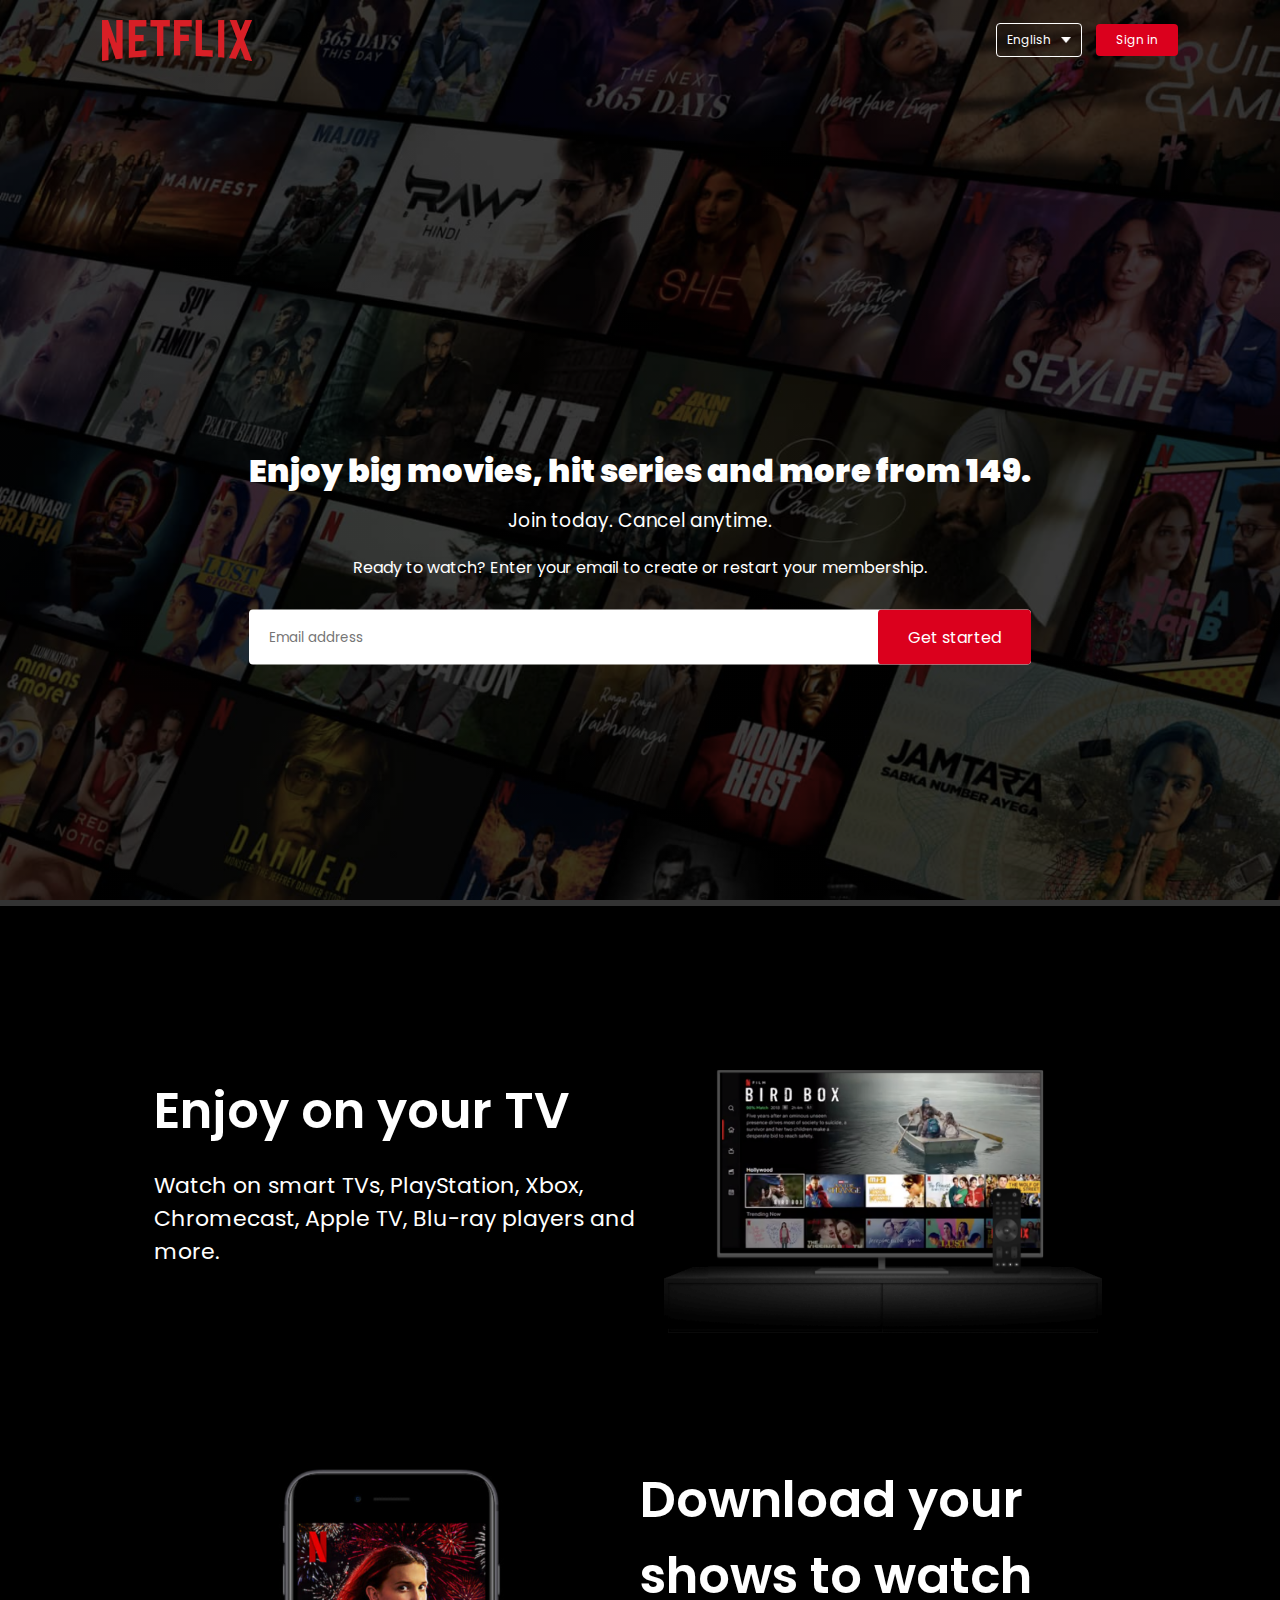
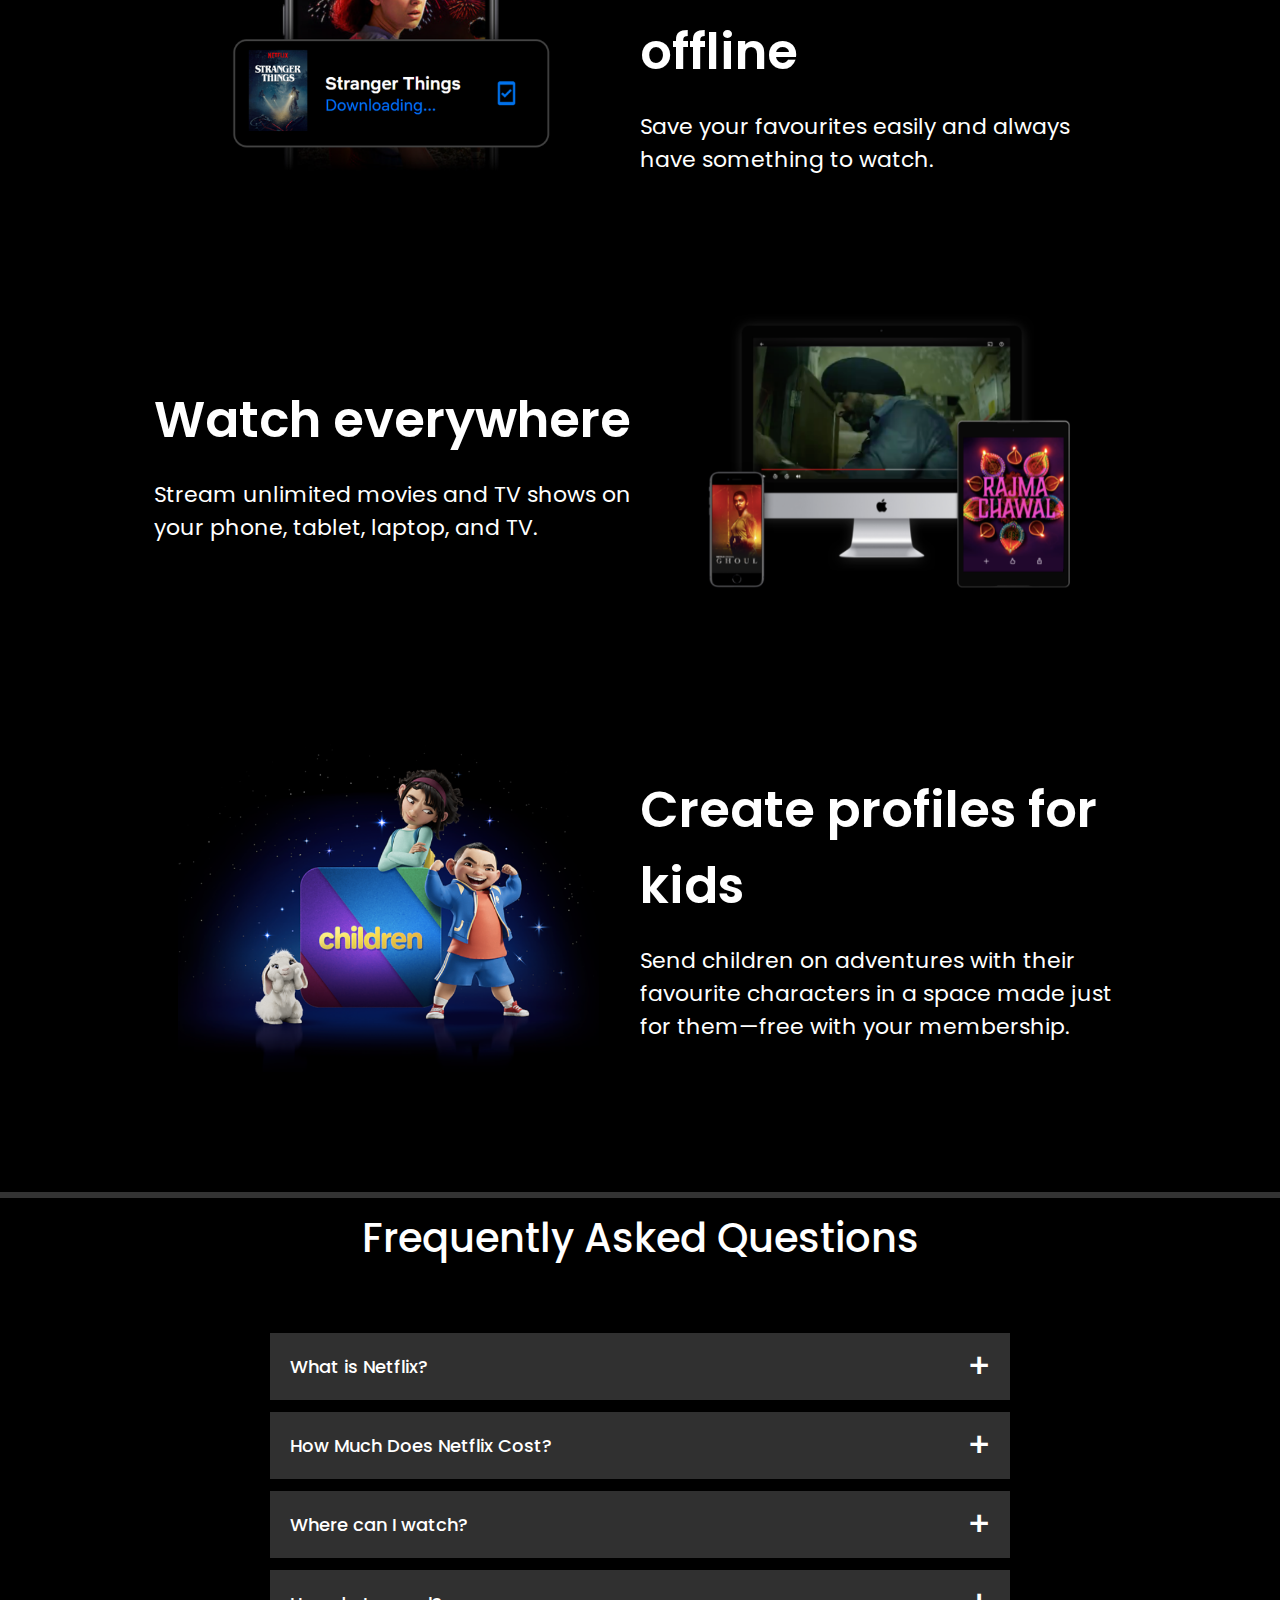
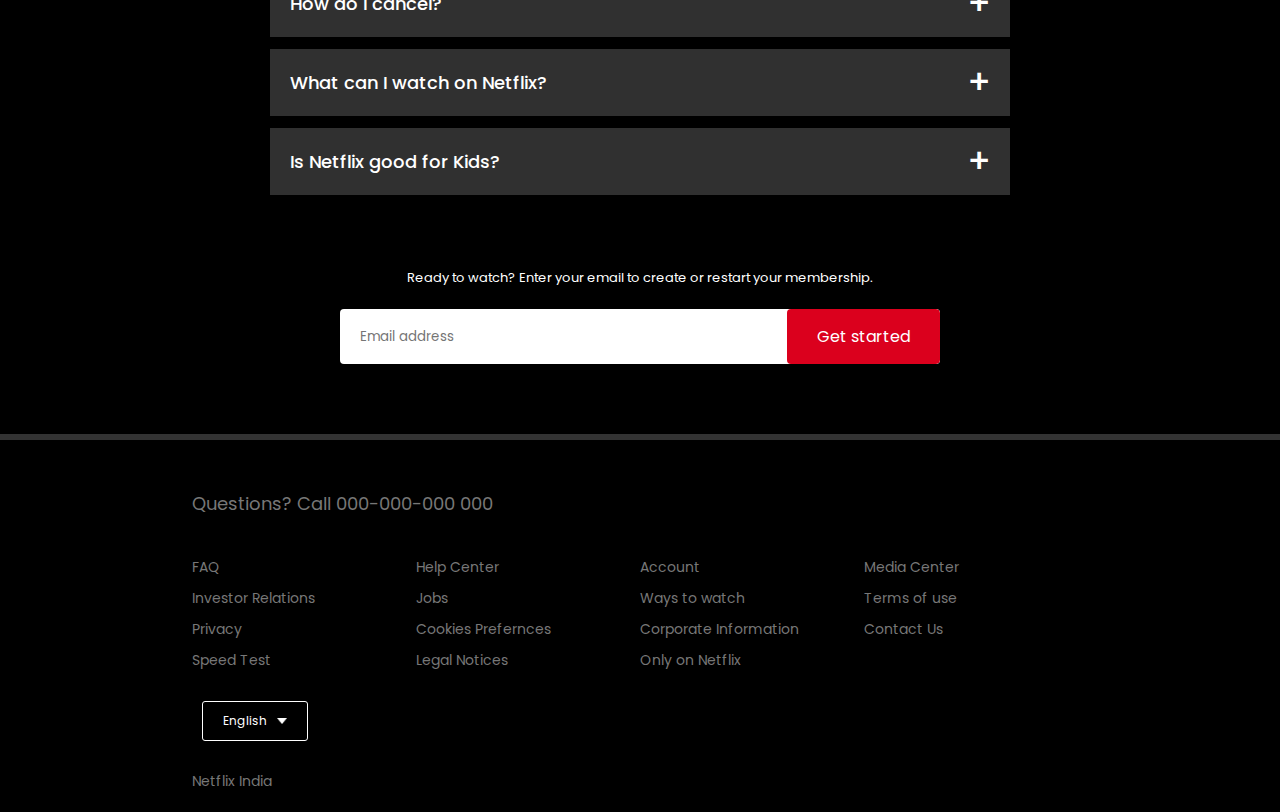
<file: index.html>
<!DOCTYPE html>
<html lang="en">
<head>
    <meta charset="UTF-8">
    <meta name="viewport" content="width=device-width, initial-scale=1.0">
    <link rel="stylesheet" href="style.css">
    <title>Netflix</title>
</head>
<body>
    <div class="header">
        <nav>
            <img src="images/logo.png" class="logo">
            <div>
                <button class="language-btn">English <img src="images/down-icon.png"></button>
                <a href="Signin.html"><button >Sign in</button></a>
            </div>
        </nav>
        <div class="header-content">
            <h1>Enjoy big movies, hit series and more from 149.</h1>
            <h3>Join today. Cancel anytime.</h3>
            <p>Ready to watch? Enter your email to create or restart your membership.</p>
            <form class="email-signup">
                <input type="email" placeholder="Email address" required>
                <button type="submit">Get started</button>
            </form>
        </div>
    </div>

    <div class="features">
        <div class="row">
            <div class="text-col">
                <h2>Enjoy on your TV</h2>
                <p>Watch on smart TVs, PlayStation, Xbox, Chromecast, Apple TV, Blu-ray players and more.</p>
            </div>
            <div class="img-col">
                <img src="images/feature-1.png">
            </div>
        </div>
        <div class="row">
            <div class="img-col">
                <img src="images/feature-2.png">
            </div>
            <div class="text-col">
                <h2>Download your shows to watch offline</h2>
                <p>Save your favourites easily and always have something to watch.</p>
            </div>

        </div>
        <div class="row">
            <div class="text-col">
                <h2>Watch everywhere</h2>
                <p>Stream unlimited movies and TV shows on your phone, tablet, laptop, and TV.</p>
            </div>
            
            <div class="img-col">
                <img src="images/feature-3.png">
            </div>
        </div>
        <div class="row">
            <div class="img-col">
                <img src="images/feature-4.png">
            </div>
            <div class="text-col">
                <h2>Create profiles for kids</h2>
                <p>Send children on adventures with their favourite characters in a space made just for them—free with your membership.</p>
            </div> 
        </div>
    </div>
    <div class="faq">
        <h2>Frequently Asked Questions</h2>
        <ul class="accordion">
            <li>
                <input type="radio" name="accordion" id="first">
                <label for="first">What is Netflix?</label>
            <div class="content">
                <p>Netflix is a streaming service that offers a wide variety of award-winning TV shows, movies, anime, documentaries and more – on thousands of internet-connected devices.

                    You can watch as much as you want, whenever you want, without a single ad – all for one low monthly price. There's always something new to discover, and new TV shows and movies are added every week!
                </p>
            </div>
            </li>
            <li>
                <input type="radio" name="accordion" id="Second">
                <label for="Second">How Much Does Netflix Cost?</label>
            <div class="content">
                <p>Watch Netflix on your smartphone, tablet, Smart TV, laptop, or streaming device, all for one fixed monthly fee. Plans range from ₹149 to ₹649 a month. No extra costs, no contracts.</p>
            </div>
            
            </li>
            <li>
                <input type="radio" name="accordion" id="third">
                <label for="third">Where can I watch?</label>
            <div class="content">
                <p>Watch anywhere, anytime. Sign in with your Netflix account to watch instantly on the web at netflix.com from your personal computer or on any internet-connected device that offers the Netflix app, including smart TVs, smartphones, tablets, streaming media players and game consoles.

                    You can also download your favourite shows with the iOS, Android, or Windows 10 app. Use downloads to watch while you're on the go and without an internet connection. Take Netflix with you anywhere.</p>

            </div>
            </li>
            <li>
                <input type="radio" name="accordion" id="fourth">
                <label for="fourth">How do I cancel?</label>
            <div class="content">
                <p>Netflix is flexible. There are no annoying contracts and no commitments. You can easily cancel your account online in two clicks. There are no cancellation fees – start or stop your account anytime.</p>
            </div>
            </li>
            <li>
                <input type="radio" name="accordion" id="fifth">
                <label for="fifth">What can I watch on Netflix?</label>
            <div class="content">
                <p>Netflix has an extensive library of feature films, documentaries, TV shows, anime, award-winning Netflix originals, and more. Watch as much as you want, anytime you want.</p>
            </div>
            </li>
            <li>
                <input type="radio" name="accordion" id="six">
                <label for="six">Is Netflix good for Kids?</label>
            <div class="content">
                <p>The Netflix Kids experience is included in your membership to give parents control while kids enjoy family-friendly TV shows and films in their own space.

                    Kids profiles come with PIN-protected parental controls that let you restrict the maturity rating of content kids can watch and block specific titles you don’t want kids to see.</p>
            </div>
            </li>
        </ul>
        <small>Ready to watch? Enter your email to create or restart your membership.</small>
            <form class="email-signup">
                <input type="email" placeholder="Email address" required>
                <button type="submit">Get started</button>
            </form>
    </div>

    <div class="footer">
        <h2>Questions? Call 000-000-000 000</h2>
        <div class="row">
            <div class="col">
                <a href="#">FAQ</a>
                <a href="#">Investor Relations</a>
                <a href="#">Privacy</a>
                <a href="#">Speed Test</a>
            </div>
            <div class="col">
                <a href="#">Help Center</a>
                <a href="#">Jobs</a>
                <a href="#">Cookies Prefernces</a>
                <a href="#">Legal Notices</a>
            </div>
            <div class="col">
                <a href="#">Account</a>
                <a href="#">Ways to watch</a>
                <a href="#">Corporate Information</a>
                <a href="#">Only on Netflix</a>
            </div>
            <div class="col">
                <a href="#">Media Center</a>
                <a href="#">Terms of use</a>
                <a href="#">Contact Us</a>
            </div>
            
            <button class="language-btn">English <img src="images/down-icon.png"></button>
            
        </div>
        <p class="copyright-text">Netflix India</p>
    </div>

</body>
</html>
</file>
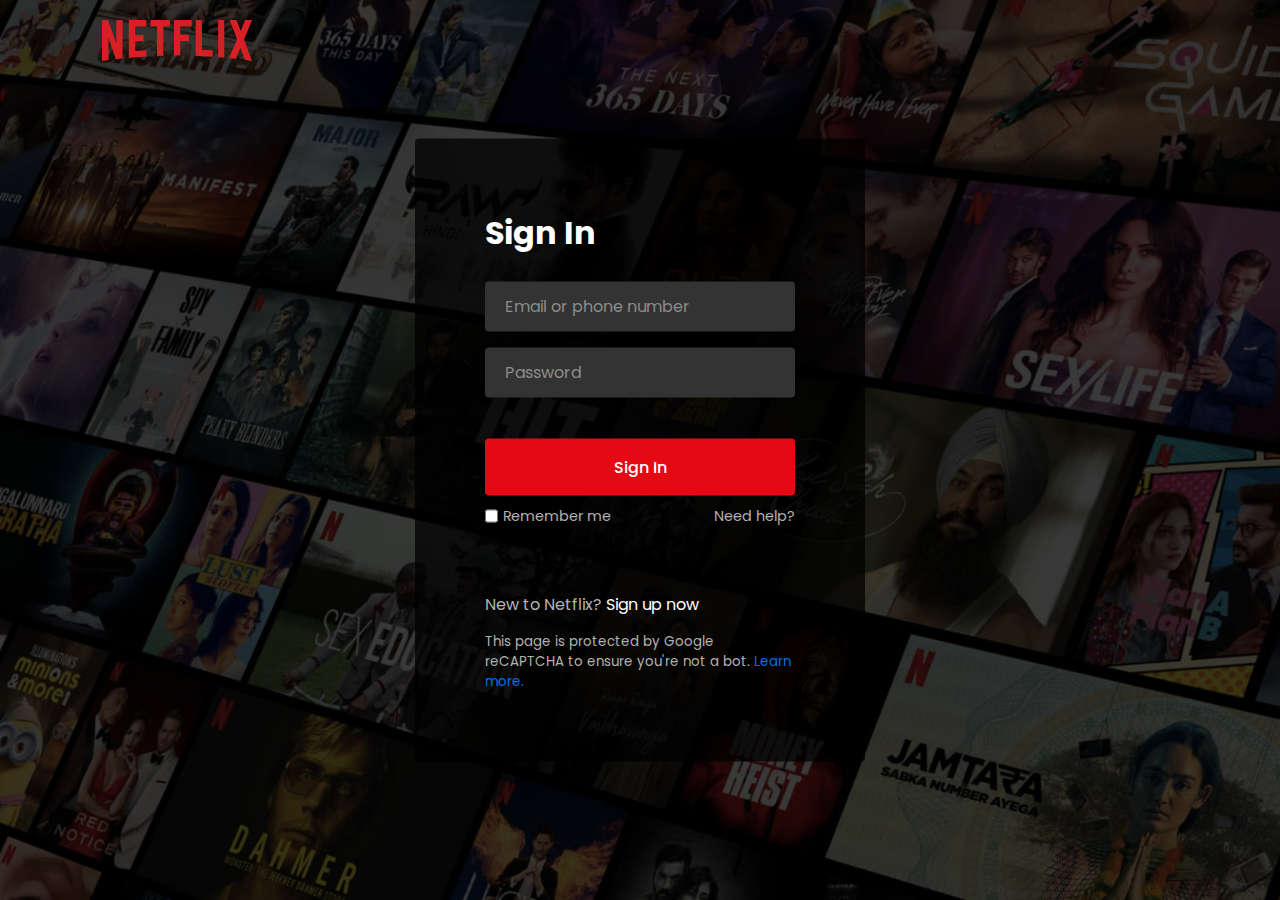
<file: Signin.html>
<!DOCTYPE html>
<html lang="en">
<head>
    <meta charset="UTF-8">
    <meta name="viewport" content="width", initial-scale="1.0">
    <link rel="stylesheet" href="signin.css">
    <title>Netflix</title>
</head>
<body>
    <div class="header">
        <nav>
            <img src="images/logo.png" class="logo">
        </nav>
    </div>
    <div class="form-wrapper">
        <h2>Sign In</h2>
        <form action="#">
            <div class="form-control">
                <input type="text" required>
                <label>Email or phone number</label>
            </div>
            <div class="form-control">
                <input type="password" required>
                <label>Password</label>
            </div>
            <button type="submit">Sign In</button>
            <div class="form-help"> 
                <div class="remember-me">
                    <input type="checkbox" id="remember-me">
                    <label for="remember-me">Remember me</label>
                </div>
                <a href="#">Need help?</a>
            </div>
        </form>
        <p>New to Netflix? <a href="#">Sign up now</a></p>
        <small>
            This page is protected by Google reCAPTCHA to ensure you're not a bot. 
            <a href="#">Learn more.</a>
        </small>
    </div>
</body>
</html>
</file>
<file: style.css>
@import url('https://fonts.googleapis.com/css2?family=Poppins:ital,wght@0,100;0,200;0,300;0,400;1,100;1,200;1,300;1,400&display=swap');

*{
    padding: 0%;
    margin: 0%;
    box-sizing: border-box;
    font-family: poppins;
}
body{
    background-color: black;
    color: #fff;
}
.header{
    width: 100%;
    height: 100vh;
    background-image: linear-gradient(rgba(0,0,0,0.7),rgba(0,0,0,0.7)),url(images/header-image.png);
    position: relative;
    padding: 10px 8%;
    background-position: center;
    background-size: cover;
}
nav{
    display: flex;
    align-items: center;
    justify-content: space-between;
    padding: 10px 0;
}
.logo{
    width: 150px;
    cursor: pointer;
}
button{
    border: 0;
    outline: 0;
    background: #db001d;
    color: #fff;
    padding: 7px 20px;
    font-size: 12px;
    border-radius: 4px;
    margin-left: 10px;
    cursor: pointer;
}
.language-btn{
    display: inline-flex;
    align-items: center;
    background: transparent;
    border: 1px solid #fff;
    padding: 7px 10px;
}
.language-btn img{
    margin-left: 10px;
    width: 10px;
}
.header-content{
    position: absolute;
    top: 50%;
    left: 50%;
    transform: translate(-50%,-50%);
    text-align: center;
    margin-top: 100px
}
.header-content h1{
    font-size: 2rem;
    font-weight: 900;
    line-height: 70px;
    max-width: 900px;
    overflow: hidden;
    white-space: nowrap;
}
.header-content h3{
    font-weight: 400;
    margin-bottom: 20px;
}
.email-signup{
    background: #fff;
    border-radius: 4px;
    display: flex;
    align-items: center;
    margin-top: 30px;
    overflow: hidden;
}

.email-signup input{
    flex: 1;
    border: 0;
    outline: 0;
    margin-left: 20px;
}
.email-signup button{
    background: #db001d;
    border: 0;
    outline: 0;
    color: #fff;
    font-size: 16px;
    cursor: pointer;
    padding: 15px 30px;
}

.features{
    border-top: 6px solid #333 ;
    padding: 50px 12%;
    font-size: 22px;
}
.row{
    display: flex;
    width: 100%;
    align-items: center;
    flex-wrap: wrap;
    padding: 50px 0;
}
.text-col
{
    flex-basis: 50%;
    margin-bottom: 20px;
}
.img-col{
    flex-basis: 50%;
    margin-bottom: 20px;
}
.img-col img{
    display: block;
    width: 90%;
    margin: auto;
}
.features h2{
    font-size: 50px;
    font-weight: 600;
    margin-bottom: 20px;
}

/*-----------faq---------*/

.faq{
    border-top: 6px solid #333 ;
    padding:  10px 12%;
    text-align: center;
    font-size: 18px;
}
.faq h2{
    font-weight: 500;
    font-size: 40px;
}
.accordion{
    margin: 60px auto;
    width: 100%;
    max-width: 750px;

}
.accordion li{
    width: 100%;
    padding: 5px;
    list-style: none;
}
.accordion li label{
    display: flex;
    align-items: center;
    padding: 20px;
    font-size: 18px;
    font-weight: 500;
    background: #303030;
    margin-bottom: 2px;
    cursor: pointer;
    position: relative;
}
label::after{
    content: "+";
    font-size: 34px;
    position:absolute;
    right: 20px;
    transition: transform 0.5s;
}
input[type="radio"]{
    display: none;
}
.accordion .content{
    background: #303030;
    text-align: left;
    padding: 0 20px;
    max-height: 0;
    overflow: hidden;
    transition: max-heigh 0.5s, padding 0.5s;
}
.accordion input[type="radio"]:checked +label +.content{
    max-height: 600px;
    padding: 30px 20px;
}
.accordion input[type="radio"]:checked +label::after{
    transform: rotate(135deg);
}
.faq .email-signup{
    max-width: 600px;
    margin: 20px auto 60px;

}
.faq small{
    font-size: 13px;
}
.footer{
    padding: 50px 15% 10px;
    border-top: 6px solid #333 ;
    color:#777;
}
.footer h2{
    font-size: 18px;
    font-weight: 400;
    margin-bottom: 30px;
}
.footer .col{
    flex-basis: 25%;
    flex-grow: 1;
    margin-bottom: 20px;
}
.footer .col a{
    display: block;
    text-decoration: none;
    color: #777;
    font-size: 14px;
    margin-bottom: 10px;
}
.footer .row{
    align-items: flex-start;
    padding: 10px 0;
}
.footer .language-btn{
    color: #fff;
    padding: 10px 20px;
    border-radius: 3px;
}
.copyright-text{
    font-size: 14px;
    margin-top: 20px;
    margin-bottom: 10px;
}

@media only screen and (max-width:600px){
    .logo{
        width: 100px;
    }
    nav button{
        padding: 5px 10px;
    }
    nav .language-btn{
        padding: 4px 8px;
    }
    .header-content{
        position: unset;
        transform: none;
        padding-top: 150px;

    }
    .header-content h1{
        font-size: 30px;

    }
    .email-signup button{
        font-size: 12px;
        padding: 10px 15px;
    }
    .text-col,.img-col{
        flex-basis: 100%;
    }
    .features h2{
        font-size: 30px;
    }
    .features p{
        font-size: 15px;
    }
    .row:nth-child(2),.row:nth-child(4){
        flex-direction: column-reverse;
    }
    .features .row{
        padding: 10px 0;
    }
    .faq h2{
        font-size: 20px;

    }
    .accordion .content{
        font-size: 14px;
    }
    .accordion li label{
        padding: 10px;
        font-size: 14px;
    }
    label::after{
        font-size: 22px;
    }
}
</file>
<file: signin.css>
@import url('https://fonts.googleapis.com/css2?family=Poppins:ital,wght@0,100;0,200;0,300;0,400;1,100;1,200;1,300;1,400&display=swap');

*{
    padding: 0%;
    margin: 0%;
    box-sizing: border-box;
    font-family: poppins;
}
body{
    background-color: black;
    color: #fff;
}
.header{
    width: 100%;
    height: 100vh;
    background-image: linear-gradient(rgba(0,0,0,0.7),rgba(0,0,0,0.7)),url(images/header-image.png);
    position: relative;
    padding: 10px 8%;
    background-position: center;
    background-size: cover;
}
nav{
    display: flex;
    align-items: center;
    justify-content: space-between;
    padding: 10px 0;
}
.logo{
    width: 150px;
    cursor: pointer;
}
button{
    border: 0;
    outline: 0;
    background: #db001d;
    color: #fff;
    padding: 7px 20px;
    font-size: 12px;
    border-radius: 4px;
    margin-left: 10px;
    cursor: pointer;
}
.form-wrapper {
    position: absolute;
    left: 50%;
    top: 50%;
    border-radius: 4px;
    padding: 70px;
    width: 450px;
    transform: translate(-50%, -50%);
    background: rgba(0, 0, 0, .75);
}
.form-wrapper h2 {
    color: #fff;
    font-size: 2rem;
}
.form-wrapper form {
    margin: 25px 0 65px;
}
form .form-control {
    height: 50px;
    position: relative;
    margin-bottom: 16px;
}
.form-control input {
    height: 100%;
    width: 100%;
    background: #333;
    border: none;
    outline: none;
    border-radius: 4px;
    color: #fff;
    font-size: 1rem;
    padding: 0 20px;
}
.form-control input:is(:focus, :valid) {
    background: #444;
    padding: 16px 20px 0;
}
.form-control label {
    position: absolute;
    left: 20px;
    top: 50%;
    transform: translateY(-50%);
    font-size: 1rem;
    pointer-events: none;
    color: #8c8c8c;
    transition: all 0.1s ease;
}
.form-control input:is(:focus, :valid)~label {
    font-size: 0.75rem;
    transform: translateY(-130%);
}
form button {
    width: 100%;
    padding: 16px 0;
    font-size: 1rem;
    background: #e50914;
    color: #fff;
    font-weight: 500;
    border-radius: 4px;
    border: none;
    outline: none;
    margin: 25px 0 10px;
    cursor: pointer;
    transition: 0.1s ease;
}
form button:hover {
    background: #c40812;
}
.form-wrapper a {
    text-decoration: none;
}
.form-wrapper a:hover {
    text-decoration: underline;
}
.form-wrapper :where(label, p, small, a) {
    color: #b3b3b3;
}
form .form-help {
    display: flex;
    justify-content: space-between;
}
form .remember-me {
    display: flex;
}
form .remember-me input {
    margin-right: 5px;
    accent-color: #b3b3b3;
}
form .form-help :where(label, a) {
    font-size: 0.9rem;
}
.form-wrapper p a {
    color: #fff;
}
.form-wrapper small {
    display: block;
    margin-top: 15px;
    color: #b3b3b3;
}
.form-wrapper small a {
    color: #0071eb;
}
@media (max-width: 740px) {
    body::before {
        display: none;
    }
    nav, .form-wrapper {
        padding: 20px;
    }
    nav a img {
        width: 140px;
    }
    .form-wrapper {
        width: 100%;
        top: 43%;
    }
    .form-wrapper form {
        margin: 25px 0 40px;
    }
}
</file>
